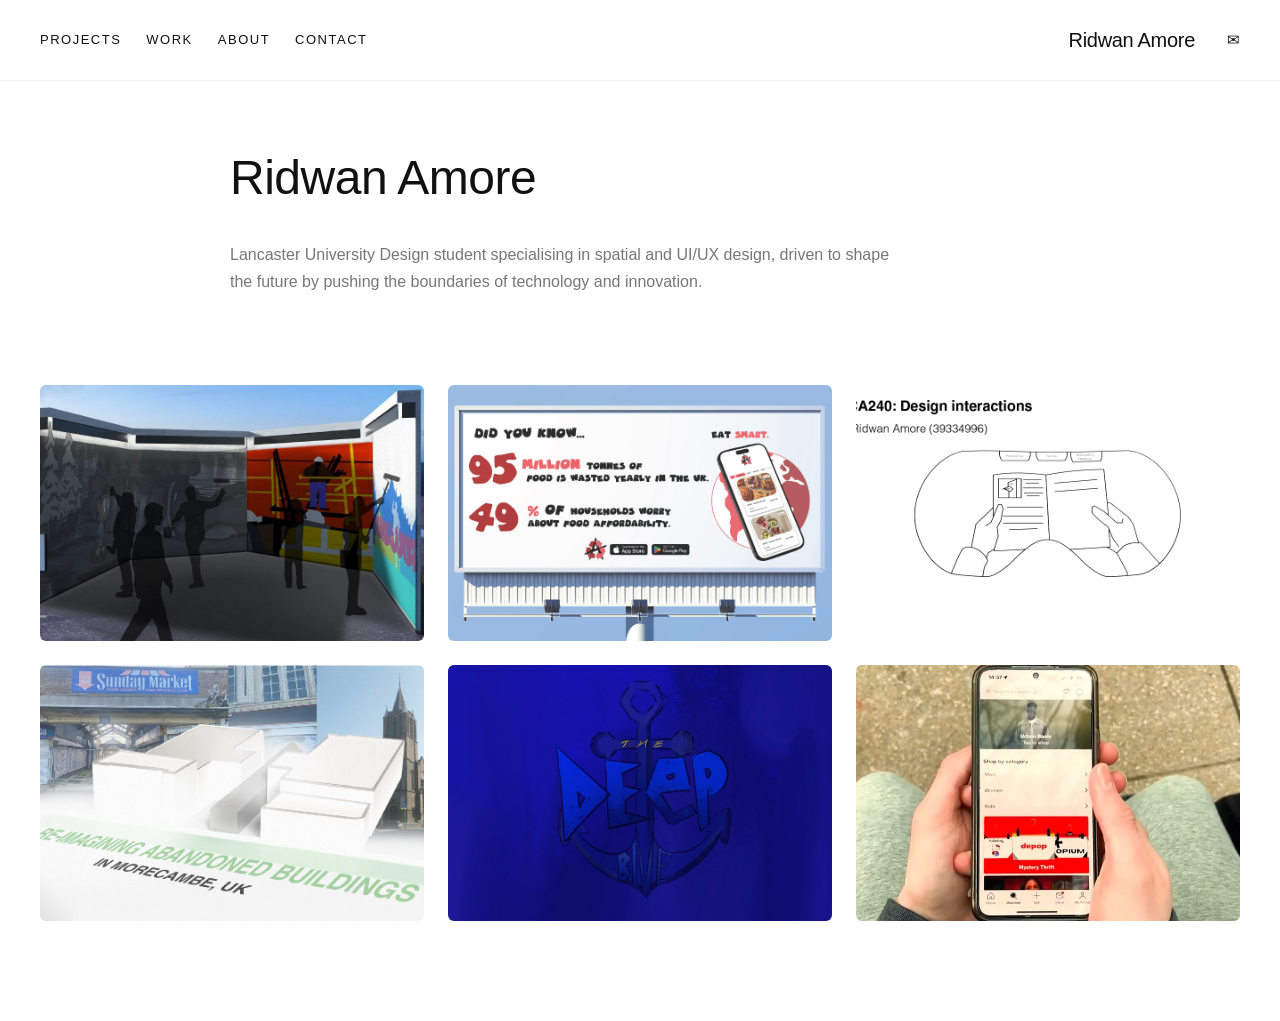
<file: index.html>
<!DOCTYPE html>
<html lang="en">
<head>
    <meta charset="UTF-8">
    <meta name="viewport" content="width=device-width, initial-scale=1.0">
    <title>Ridwan Amore | Portfolio</title>
    <link rel="stylesheet" href="style.css">
    <style>
        * {
            margin: 0;
            padding: 0;
            box-sizing: border-box;
        }

        body {
            font-family: 'Helvetica Neue', Helvetica, Arial, sans-serif;
            background-color: #ffffff;
            color: #333333;
            line-height: 1.6;
            -webkit-font-smoothing: antialiased;
            -moz-osx-font-smoothing: grayscale;
        }

        .navbar {
            position: fixed;
            top: 0;
            left: 0;
            width: 100%;
            background-color: rgba(255, 255, 255, 0.95);
            display: flex;
            justify-content: space-between;
            align-items: center;
            padding: 24px 40px;
            z-index: 1000;
            border-bottom: 1px solid #f2f2f2;
        }

        .nav-links {
            display: flex;
            gap: 25px;
        }

        .nav-links a {
            text-decoration: none;
            color: #111111;
            font-weight: 400;
            font-size: 13px;
            text-transform: uppercase;
            letter-spacing: 1.5px;
            transition: opacity 0.2s ease;
        }

        .nav-links a:hover {
            opacity: 0.5;
        }

        .nav-right {
            display: flex;
            align-items: center;
            gap: 20px;
        }

        .signature {
            font-weight: 300;
            font-size: 20px;
            letter-spacing: -0.3px;
            color: #111111;
        }

        .social-icons a {
            color: #111111;
            text-decoration: none;
            font-size: 15px;
            transition: opacity 0.2s ease;
        }

        .social-icons a:hover {
            opacity: 0.5;
        }

        .hero {
            max-width: 900px;
            margin: 140px auto 90px auto;
            padding: 0 40px;
        }

        .hero h1 {
            font-size: 48px;
            font-weight: 300; 
            letter-spacing: -0.5px;
            margin-bottom: 24px;
            color: #111111;
        }

        .hero p {
            font-size: 16px;
            font-weight: 400;
            color: #777777;
            max-width: 680px;
            line-height: 1.7;
        }

        .grid-container {
            max-width: 1400px;
            margin: 0 auto 100px auto;
            padding: 0 40px;
            display: grid;
            grid-template-columns: repeat(3, 1fr);
            gap: 24px;
        }

        .project-card {
            position: relative;
            aspect-ratio: 3 / 2;
            background-color: #fcfcfc;
            border-radius: 6px;
            overflow: hidden;
            display: block;
            text-decoration: none;
        }

        .project-card img {
            width: 100%;
            height: 100%;
            object-fit: cover;
            transition: transform 0.6s cubic-bezier(0.16, 1, 0.3, 1), filter 0.6s ease;
        }

        .project-overlay {
            position: absolute;
            top: 0;
            left: 0;
            width: 100%;
            height: 100%;
            background: rgba(255, 255, 255, 0.96);
            display: flex;
            justify-content: center;
            align-items: center;
            opacity: 0;
            transition: opacity 0.35s ease;
            padding: 24px;
            text-align: center;
        }

        .project-overlay h3 {
            font-size: 20px;
            color: #111111;
            font-weight: 400;
            transform: translateY(8px);
            transition: transform 0.35s cubic-bezier(0.16, 1, 0.3, 1);
        }

        .project-card:hover img {
            transform: scale(1.02);
            filter: blur(1px);
        }

        .project-card:hover .project-overlay {
            opacity: 1;
        }

        .project-card:hover .project-overlay h3 {
            transform: translateY(0);
        }

        @media (max-width: 992px) {
            .grid-container { grid-template-columns: repeat(2, 1fr); }
        }
        @media (max-width: 600px) {
            .grid-container { grid-template-columns: 1fr; }
            .hero h1 { font-size: 36px; }
        }
    </style>
</head>
<body>

    <nav class="navbar">
        <div class="nav-links">
            <a href="#projects" id="nav-projects">Projects</a>
            <a href="work.html">Work</a>
            <a href="about.html">About</a>
            <a href="contact.html">Contact</a>
        </div>
        <div class="nav-right">
            <span class="signature">Ridwan Amore</span>
            <div class="social-icons">
                <a href="contact.html">✉</a>
            </div>
        </div>
    </nav>

    <main>
        <section class="hero">
            <h1>Ridwan Amore</h1>
            <p>Lancaster University Design student specialising in spatial and UI/UX design, driven to shape the future by pushing the boundaries of technology and innovation.</p>
        </section>

        <section class="grid-container" id="projects">
            <a href="project1.html" class="project-card">
                <img src="thumbnail.png" alt="Art & Design Festival Takeover">
                <div class="project-overlay">
                    <h3>Art & Design Festival Takeover</h3>
                </div>
            </a>
            <a href="project2.html" class="project-card">
                <img src="1780164363276-df6f2e80-f1ca-4259-bf02-71ff3dc721f9_6.png" alt="Food Navigation App">
                <div class="project-overlay">
                    <h3>Food Navigation App</h3>
                </div>
            </a>
            <a href="project3.html" class="project-card">
                <img src="frontpage.png" alt="Bird watching AR design">
                <div class="project-overlay">
                    <h3>Bird watching AR design</h3>
                </div>
            </a>
            <a href="project4.html" class="project-card">
                <img src="moree.png" alt="Re-imagining Abandoned Buildings">
                <div class="project-overlay">
                    <h3>Re-imagining Abandoned Buildings</h3>
                </div>
            </a>
            <a href="project5.html" class="project-card">
                <img src="g.png" alt="Game Design">
                <div class="project-overlay">
                    <h3>Game Design</h3>
                </div>
            </a>
            <a href="project6.html" class="project-card">
                <img src="depopp.png" alt="Depop New Feature Design">
                <div class="project-overlay">
                    <h3>Depop New Feature Design</h3>
                </div>
            </a>
        </section>
    </main>

    <script>
        document.getElementById('nav-projects').addEventListener('click', function(e) {
            e.preventDefault();
            document.getElementById('projects').scrollIntoView({ behavior: 'smooth' });
        });
    </script>
</body>
</html>
</file>
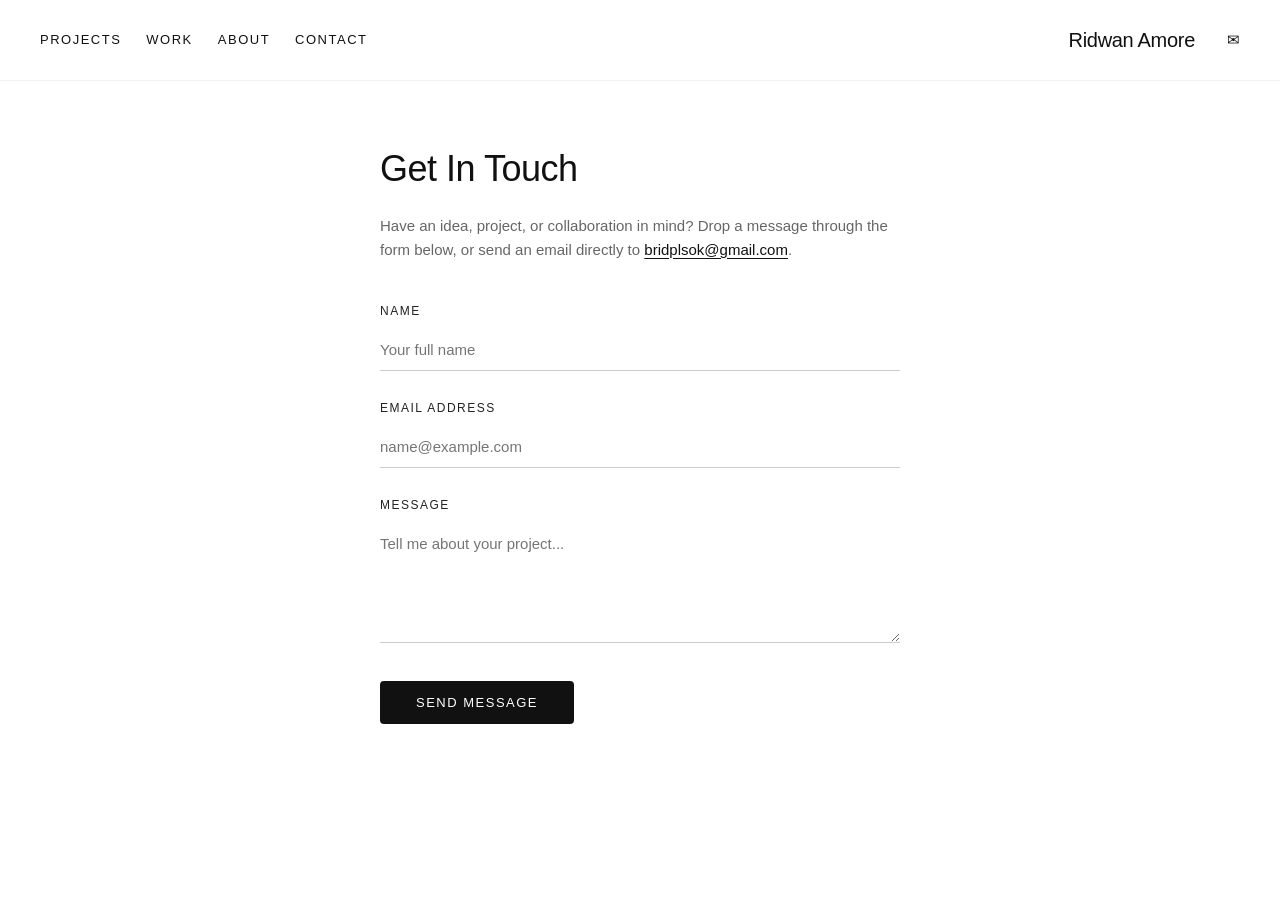
<file: contact.html>
<!DOCTYPE html>
<html lang="en">
<head>
    <meta charset="UTF-8">
    <meta name="viewport" content="width=device-width, initial-scale=1.0">
    <title>Contact | Ridwan Amore</title>
    <link rel="stylesheet" href="style.css">
    <style>
        /* Base Layout & Reset */
        * {
            margin: 0;
            padding: 0;
            box-sizing: border-box;
        }

        body {
            font-family: 'Helvetica Neue', Helvetica, Arial, sans-serif;
            background-color: #ffffff;
            color: #333333;
            line-height: 1.6;
            -webkit-font-smoothing: antialiased;
            -moz-osx-font-smoothing: grayscale;
        }

        /* Fixed Top Navigation Dock */
        .navbar {
            position: fixed;
            top: 0;
            left: 0;
            width: 100%;
            background-color: rgba(255, 255, 255, 0.95);
            display: flex;
            justify-content: space-between;
            align-items: center;
            padding: 24px 40px;
            z-index: 1000;
            border-bottom: 1px solid #f2f2f2;
        }

        .nav-links {
            display: flex;
            gap: 25px;
        }

        .nav-links a {
            text-decoration: none;
            color: #111111;
            font-weight: 400;
            font-size: 13px;
            text-transform: uppercase;
            letter-spacing: 1.5px;
            transition: opacity 0.2s ease;
        }

        .nav-links a:hover {
            opacity: 0.5;
        }

        .nav-right {
            display: flex;
            align-items: center;
            gap: 20px;
        }

        .signature {
            font-weight: 300;
            font-size: 20px;
            letter-spacing: -0.3px;
            color: #111111;
        }

        .social-icons {
            display: flex;
            align-items: center;
        }

        .social-icons a {
            color: #111111;
            text-decoration: none;
            font-size: 15px;
            transition: opacity 0.2s ease;
        }

        .social-icons a:hover {
            opacity: 0.5;
        }

        main {
            margin-top: 140px;
        }

        .contact-container {
            max-width: 600px;
            margin: 0 auto 100px auto;
            padding: 0 40px;
        }

        .contact-container h1 {
            font-size: 36px;
            font-weight: 300;
            letter-spacing: -0.5px;
            margin-bottom: 16px;
            color: #111111;
        }

        .contact-intro {
            font-size: 15px;
            color: #666666;
            line-height: 1.6;
            margin-bottom: 40px;
        }

        .contact-intro a {
            color: #111111;
            text-decoration: underline;
            text-underline-offset: 3px;
            transition: opacity 0.2s ease;
        }

        .contact-intro a:hover {
            opacity: 0.6;
        }

        .contact-form {
            display: flex;
            flex-direction: column;
            gap: 28px;
        }

        .form-group {
            display: flex;
            flex-direction: column;
            gap: 8px;
        }

        .form-group label {
            font-size: 12px;
            text-transform: uppercase;
            letter-spacing: 1.5px;
            color: #222222;
            font-weight: 500;
        }

        .form-group input,
        .form-group textarea {
            font-family: 'Helvetica Neue', Helvetica, Arial, sans-serif;
            font-size: 15px;
            padding: 12px 0;
            background: transparent;
            border: none;
            border-bottom: 1px solid #cccccc;
            color: #111111;
            outline: none;
            border-radius: 0;
            transition: border-color 0.3s ease;
        }

        .form-group input:focus,
        .form-group textarea:focus {
            border-bottom: 1px solid #111111;
        }

        .form-group textarea {
            resize: vertical;
            min-height: 120px;
        }

        .submit-btn {
            font-family: 'Helvetica Neue', Helvetica, Arial, sans-serif;
            align-self: flex-start;
            background-color: #111111;
            color: #ffffff;
            border: none;
            padding: 14px 36px;
            font-size: 13px;
            text-transform: uppercase;
            letter-spacing: 1.5px;
            font-weight: 400;
            cursor: pointer;
            border-radius: 4px;
            margin-top: 10px;
            transition: opacity 0.2s ease;
        }

        .submit-btn:hover {
            opacity: 0.8;
        }
    </style>
</head>
<body>

    <!-- Constant Navigation Dock -->
    <nav class="navbar">
        <div class="nav-links">
            <a href="index.html#projects">Projects</a>
            <a href="work.html">Work</a>
            <a href="about.html">About</a>
            <a href="contact.html">Contact</a>
        </div>
        <div class="nav-right">
            <span class="signature">Ridwan Amore</span>
            <div class="social-icons">
                <a href="contact.html">✉</a>
            </div>
        </div>
    </nav>

    <main>
        <section class="contact-container">
            <h1>Get In Touch</h1>
            <p class="contact-intro">
                Have an idea, project, or collaboration in mind? Drop a message through the form below, or send an email directly to <a href="mailto:bridplsok@gmail.com">bridplsok@gmail.com</a>.
            </p>

            <form action="https://formspree.io" method="POST" class="contact-form">
                <div class="form-group">
                    <label for="name">Name</label>
                    <input type="text" id="name" name="name" required placeholder="Your full name">
                </div>

                <div class="form-group">
                    <label for="email">Email Address</label>
                    <input type="email" id="email" name="email" required placeholder="name@example.com">
                </div>

                <div class="form-group">
                    <label for="message">Message</label>
                    <textarea id="message" name="message" required placeholder="Tell me about your project..."></textarea>
                </div>

                <button type="submit" class="submit-btn">Send Message</button>
            </form>
        </section>
    </main>
</body>
</html>
</file>
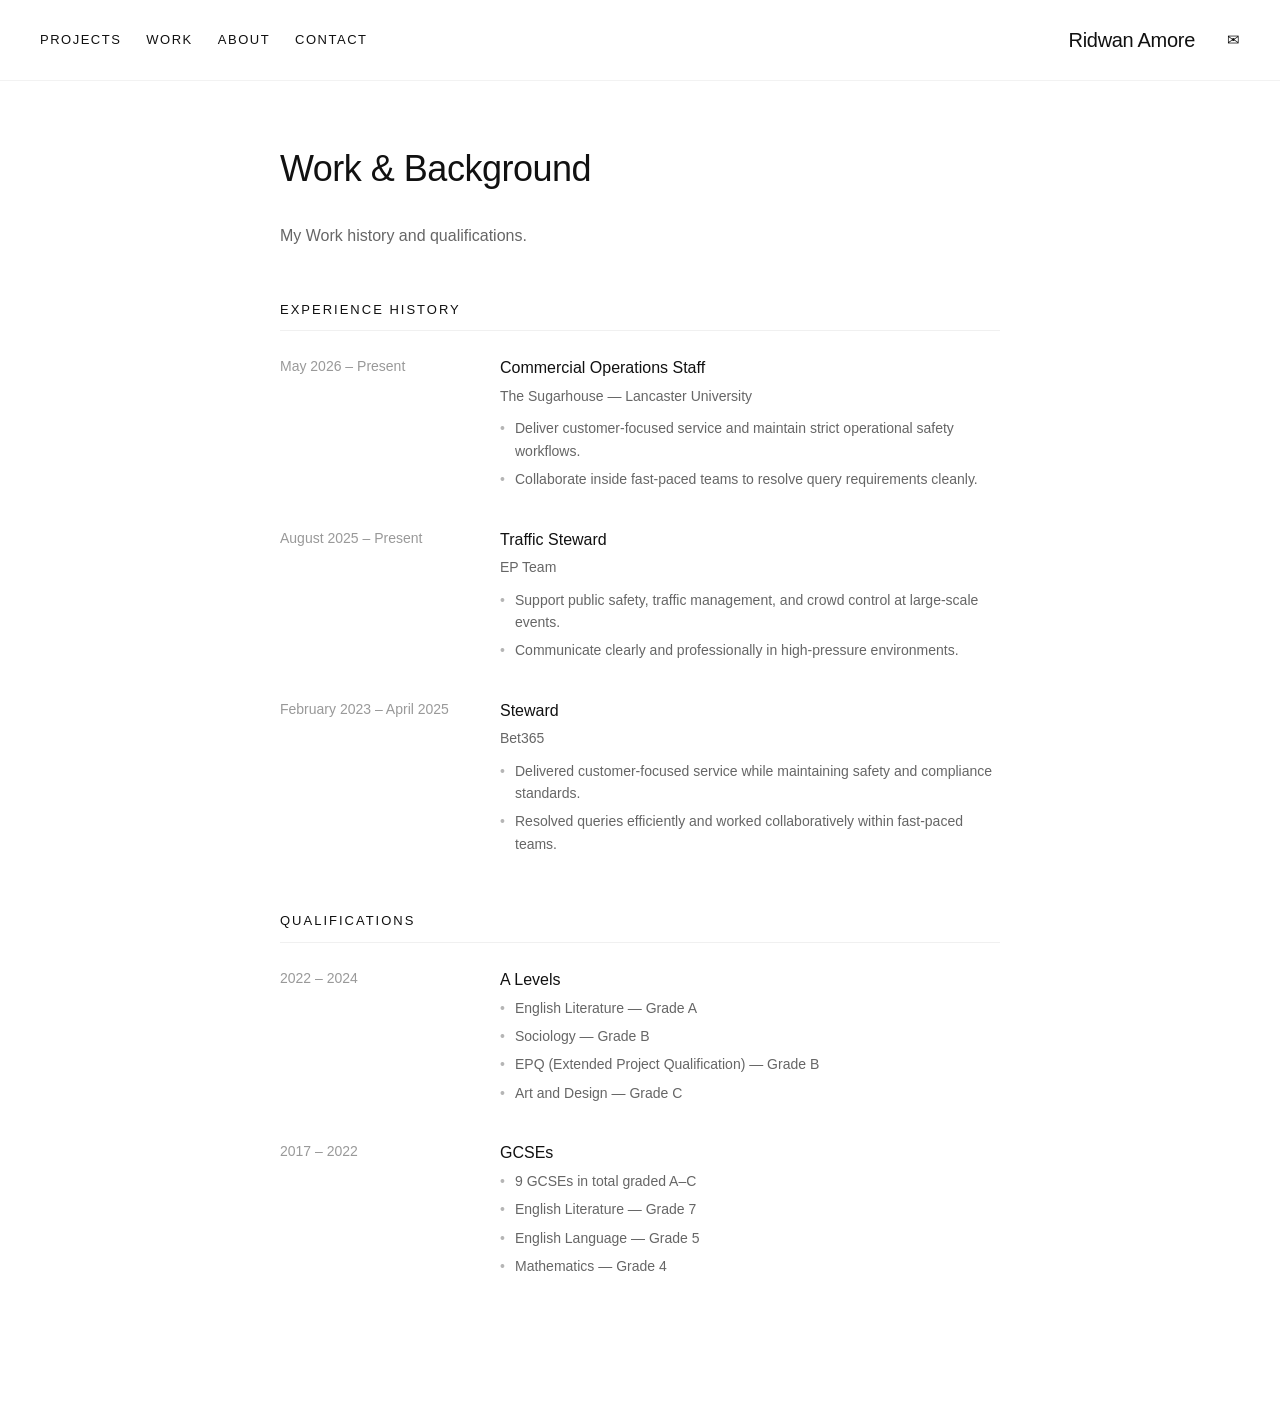
<file: work.html>
<!DOCTYPE html>
<html lang="en">
<head>
    <meta charset="UTF-8">
    <meta name="viewport" content="width=device-width, initial-scale=1.0">
    <title>Work | Ridwan Amore</title>
    <link rel="stylesheet" href="style.css">
    <style>
        /* Base Layout & Reset */
        * {
            margin: 0;
            padding: 0;
            box-sizing: border-box;
        }

        body {
            font-family: 'Helvetica Neue', Helvetica, Arial, sans-serif;
            background-color: #ffffff; 
            color: #333333;
            line-height: 1.6;
            -webkit-font-smoothing: antialiased;
            -moz-osx-font-smoothing: grayscale;
        }

        /* Fixed Navigation Dock */
        .navbar {
            position: fixed;
            top: 0;
            left: 0;
            width: 100%;
            background-color: rgba(255, 255, 255, 0.95);
            display: flex;
            justify-content: space-between;
            align-items: center;
            padding: 24px 40px;
            z-index: 1000;
            border-bottom: 1px solid #f2f2f2;
        }

        .nav-links {
            display: flex;
            gap: 25px;
        }

        .nav-links a {
            text-decoration: none;
            color: #111111;
            font-weight: 400; 
            font-size: 13px;
            text-transform: uppercase;
            letter-spacing: 1.5px;
            transition: opacity 0.2s ease;
        }

        .nav-links a:hover {
            opacity: 0.5;
        }

        .nav-right {
            display: flex;
            align-items: center;
            gap: 20px;
        }

        .signature {
            font-weight: 300; 
            font-size: 20px;
            letter-spacing: -0.3px;
            color: #111111;
        }

        .social-icons a {
            color: #111111;
            text-decoration: none;
            font-size: 15px;
            margin-left: 12px;
            transition: opacity 0.2s ease;
        }

        .social-icons a:hover {
            opacity: 0.5;
        }

        /* Structural Layout Container */
        main {
            margin-top: 140px;
        }

        /* Core centering container layout rule */
        .container {
            max-width: 800px;
            margin: 0 auto 120px auto;
            padding: 0 40px;
        }

        .container h1 {
            font-size: 36px;
            font-weight: 300; 
            letter-spacing: -0.5px;
            margin-bottom: 24px;
            color: #111111;
        }

        .container p {
            font-size: 16px;
            color: #666666;
            line-height: 1.75;
            margin-bottom: 40px;
        }

        /* Timeline Grid Settings */
        .cv-section {
            margin-top: 50px;
        }

        .cv-section h2 {
            font-size: 13px;
            text-transform: uppercase;
            letter-spacing: 2px;
            color: #111111;
            font-weight: 500;
            border-bottom: 1px solid #f0f0f0;
            padding-bottom: 10px;
            margin-bottom: 24px;
        }

        .cv-item {
            display: grid;
            grid-template-columns: 200px 1fr;
            margin-bottom: 30px;
            gap: 20px;
        }

        .cv-meta {
            font-size: 14px;
            color: #999999;
            font-weight: 400;
        }

        .cv-detail h3 {
            font-size: 16px;
            font-weight: 400;
            color: #111111;
            margin-bottom: 4px;
        }

        .cv-detail h4 {
            font-size: 14px;
            font-weight: 400;
            color: #666666;
            margin-bottom: 10px;
        }

        .cv-detail ul {
            list-style: none;
            padding-left: 0;
        }

        .cv-detail li {
            font-size: 14px;
            color: #666666;
            margin-bottom: 6px;
            position: relative;
            padding-left: 15px;
        }

        .cv-detail li::before {
            content: "•";
            position: absolute;
            left: 0;
            color: #b5b5b5;
        }

        @media (max-width: 600px) {
            .cv-item {
                grid-template-columns: 1fr;
                gap: 6px;
            }
        }
    </style>
</head>

<body>

    <!-- Fixed Top Navigation Dock -->
    <nav class="navbar">
        <div class="nav-links">
            <a href="index.html#projects">Projects</a>
            <a href="work.html">Work</a>
            <a href="about.html">About</a>
            <a href="contact.html">Contact</a>
        </div>
        <div class="nav-right">
            <span class="signature">Ridwan Amore</span>
            <div class="social-icons">
                <a href="contact.html">✉</a>
            </div>
        </div>
    </nav>

    <main>
        <!-- Everything stays inside this centering container box -->
        <div class="container">
            <h1>Work & Background</h1>
            <p>My Work history and qualifications.</p>

            <!-- Section 1: Work Experience -->
            <section class="cv-section">
                <h2>Experience History</h2>

                <div class="cv-item">
                    <div class="cv-meta">May 2026 – Present</div>
                    <div class="cv-detail">
                        <h3>Commercial Operations Staff</h3>
                        <h4>The Sugarhouse — Lancaster University</h4>
                        <ul>
                            <li>Deliver customer-focused service and maintain strict operational safety workflows.</li>
                            <li>Collaborate inside fast-paced teams to resolve query requirements cleanly.</li>
                        </ul>
                    </div>
                </div>

                <div class="cv-item">
                    <div class="cv-meta">August 2025 – Present</div>
                    <div class="cv-detail">
                        <h3>Traffic Steward</h3>
                        <h4>EP Team</h4>
                        <ul>
                            <li>Support public safety, traffic management, and crowd control at large-scale events.</li>
                            <li>Communicate clearly and professionally in high-pressure environments.</li>
                        </ul>
                    </div>
                </div>

                <div class="cv-item">
                    <div class="cv-meta">February 2023 – April 2025</div>
                    <div class="cv-detail">
                        <h3>Steward</h3>
                        <h4>Bet365</h4>
                        <ul>
                            <li>Delivered customer-focused service while maintaining safety and compliance standards.</li>
                            <li>Resolved queries efficiently and worked collaboratively within fast-paced teams.</li>
                        </ul>
                    </div>
                </div>
            </section>

            <!-- Section 2: Qualifications (Perfectly Centered Inside the Box) -->
            <section class="cv-section">
                <h2>Qualifications</h2>

                <div class="cv-item">
                    <div class="cv-meta">2022 – 2024</div>
                    <div class="cv-detail">
                        <h3>A Levels</h3>
                        <ul>
                            <li>English Literature — Grade A</li>
                            <li>Sociology — Grade B</li>
                            <li>EPQ (Extended Project Qualification) — Grade B</li>
                            <li>Art and Design — Grade C</li>
                        </ul>
                    </div>
                </div>

                <div class="cv-item">
                    <div class="cv-meta">2017 – 2022</div>
                    <div class="cv-detail">
                        <h3>GCSEs</h3>
                        <ul>
                            <li>9 GCSEs in total graded A–C</li>
                            <li>English Literature — Grade 7</li>
                            <li>English Language — Grade 5</li>
                            <li>Mathematics — Grade 4</li>
                        </ul>
                    </div>
                </div>
            </section>

        </div> <!-- Closes the centering container tag securely -->
    </main>

</body>
</html>
</file>
<file: style.css>
/* Base Layout & Reset */
* {
    margin: 0;
    padding: 0;
    box-sizing: border-box;
}

body {
    /* Pure Helvetica stack with no serif overrides */
    font-family: 'Helvetica Neue', Helvetica, Arial, sans-serif;
    background-color: #ffffff;
    color: #333333;
    line-height: 1.6;
    -webkit-font-smoothing: antialiased;
    -moz-osx-font-smoothing: grayscale;
}

/* Sticky Navigation Bar */
.navbar {
    position: fixed;
    top: 0;
    left: 0;
    width: 100%;
    background-color: rgba(255, 255, 255, 0.95);
    display: flex;
    justify-content: space-between;
    align-items: center;
    padding: 24px 40px;
    z-index: 1000;
    border-bottom: 1px solid #f2f2f2;
}

.nav-links {
    display: flex;
    gap: 25px;
}

.nav-links a {
    text-decoration: none;
    color: #111111;
    font-weight: 400; /* Semi-thick, elegant weight */
    font-size: 13px;
    text-transform: uppercase;
    letter-spacing: 1.5px;
    transition: opacity 0.2s ease;
}

.nav-links a:hover {
    opacity: 0.5;
}

.nav-right {
    display: flex;
    align-items: center;
    gap: 20px;
}

/* Light / Semi-thick Name branding */
.signature {
    font-weight: 300; /* Ultra-clean, light weight */
    font-size: 20px;
    letter-spacing: -0.3px;
    color: #111111;
}

.social-icons a {
    color: #111111;
    text-decoration: none;
    font-size: 15px;
    margin-left: 12px;
    transition: opacity 0.2s ease;
}

.social-icons a:hover {
    opacity: 0.5;
}

/* Page Spacing for Sticky Nav */
main {
    margin-top: 90px;
}

/* Global Lightbox / Image Zoom Modal */
.lightbox {
    position: fixed;
    top: 0;
    left: 0;
    width: 100%;
    height: 100%;
    background-color: rgba(0, 0, 0, 0.95);
    display: flex;
    justify-content: center;
    align-items: center;
    z-index: 2000;
    opacity: 0;
    pointer-events: none;
    transition: opacity 0.3s ease;
}

.lightbox.active {
    opacity: 1;
    pointer-events: auto;
}

.lightbox img {
    max-width: 92%;
    max-height: 92%;
    object-fit: contain;
    transform: scale(0.95);
    transition: transform 0.3s ease;
}

.lightbox.active img {
    transform: scale(1);
}

.lightbox-close {
    position: absolute;
    top: 30px;
    right: 40px;
    color: #ffffff;
    font-size: 40px;
    cursor: pointer;
    font-weight: 200;
}

@media (max-width: 600px) {
    .cv-item {
        grid-template-columns: 1fr;
        gap: 6px;
    }
}
</file>
